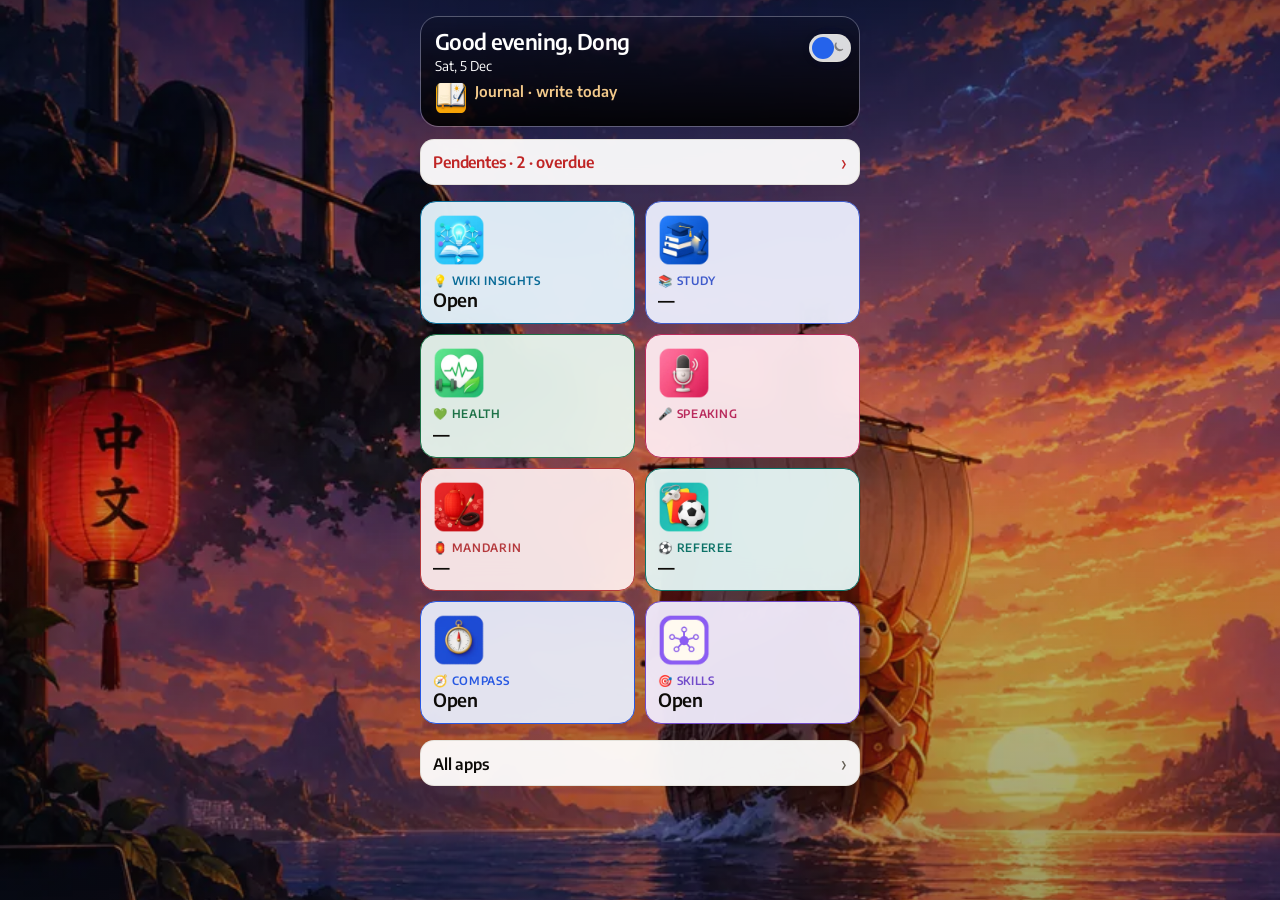
<file: index.html>
<!DOCTYPE html>
<html lang="en">
<head>
  <meta charset="UTF-8" />
  <meta name="viewport" content="width=device-width, initial-scale=1.0, viewport-fit=cover" />
  <meta name="theme-color" content="#021037" data-dong-theme-fixed />
  <title>Dong apps</title>
  <link rel="manifest" href="/manifest.json" />
  <link rel="icon" href="/icons/favicon-32.png" type="image/png" sizes="32x32" />
  <link rel="icon" href="/icons/favicon-16.png" type="image/png" sizes="16x16" />
  <link rel="apple-touch-icon" href="/icons/apple-touch-icon.png" sizes="180x180" />
  <link href="https://fonts.googleapis.com/css2?family=Encode+Sans:wght@400;600&display=swap" rel="stylesheet" />
  <link rel="stylesheet" href="dong-ui/theme.css?v=5" />
  <link rel="stylesheet" href="styles.css?v=26" />
  <style>
    .boot {
      position: fixed;
      inset: 0;
      z-index: 10000;
      display: grid;
      place-items: center;
      background: #021037;
      pointer-events: none;
    }
    .boot svg { width: 112px; height: 112px; display: block; }
    .boot.is-out { animation: boot-fade 600ms linear forwards; }
    @keyframes boot-fade {
      0% { opacity: 1; }
      40% { opacity: 1; }
      100% { opacity: 0; visibility: hidden; }
    }
    @media not all and (display-mode: standalone), (prefers-reduced-motion: reduce) {
      .boot { display: none; }
    }
  </style>
  <script src="dong-ui/theme.js?v=6"></script>
</head>
<body>
  <div class="boot" aria-hidden="true">
    <svg xmlns="http://www.w3.org/2000/svg" viewBox="0 0 512 512" width="112" height="112" aria-hidden="true">
      <rect width="512" height="512" fill="#021037"/>
      <rect x="48" y="48" width="176" height="176" rx="56" fill="#F2A93B"/>
      <rect x="288" y="48" width="176" height="176" rx="56" fill="#4C6EF5"/>
      <rect x="48" y="288" width="176" height="176" rx="56" fill="#2FB872"/>
      <rect x="288" y="288" width="176" height="176" rx="56" fill="#8B5CF6"/>
    </svg>
  </div>
  <main>
    <div class="greet">
      <a class="journal-card" id="journal-card" href="/journal/" data-area="journal">
        <img class="greet-banner" src="assets/art/banner.webp" alt="" width="1200" height="400" />
        <div class="greet-shade" aria-hidden="true"></div>
        <div class="greet-text">
          <h1 id="greet-title"><span id="greet-hello">Good morning</span>, Dong</h1>
          <p class="greet-meta">
            <span id="today-date"></span>
            <span id="today-weather" class="greet-weather" hidden></span>
          </p>
          <span class="journal-row">
            <img class="journal-art" src="assets/art/journal.webp" alt="" width="32" height="32" decoding="async" />
            <span class="journal-line" id="journal-line">Journal · write today</span>
          </span>
        </div>
      </a>
      <button type="button" data-dong-theme-toggle aria-label="Toggle color theme"></button>
    </div>

    <div id="missions" class="missions" hidden aria-label="Pendentes"></div>

    <nav class="tiles" aria-label="Main apps">
      <a class="tile" data-tile="wiki-insights" href="/wiki-flashcards/insights/" data-area="wiki-insights">
        <img class="tile-art" src="assets/art/wiki-insights.webp" alt="" width="52" height="52" loading="lazy" decoding="async" />
        <span class="tile-copy">
          <span class="tile-name"><span class="row-emoji" aria-hidden="true">💡</span>Wiki Insights</span>
          <span class="tile-count">Open</span>
        </span>
      </a>
      <a class="tile" data-tile="study" href="/wiki-flashcards/" data-area="study">
        <img class="tile-art" src="assets/art/study.webp" alt="" width="52" height="52" loading="lazy" decoding="async" />
        <span class="tile-copy">
          <span class="tile-name"><span class="row-emoji" aria-hidden="true">📚</span>Study</span>
          <span class="tile-count">—</span>
        </span>
      </a>
      <a class="tile" data-tile="health" href="/health/" data-area="health">
        <img class="tile-art" src="assets/art/health.webp" alt="" width="52" height="52" loading="lazy" decoding="async" />
        <span class="tile-copy">
          <span class="tile-name"><span class="row-emoji" aria-hidden="true">💚</span>Health</span>
          <span class="tile-count">—</span>
        </span>
      </a>
      <a class="tile" data-tile="speaking" href="https://dong-xuyong.github.io/speaking-analysis/" data-area="speaking">
        <img class="tile-art" src="assets/art/speaking.webp" alt="" width="52" height="52" loading="lazy" decoding="async" />
        <span class="tile-copy">
          <span class="tile-name"><span class="row-emoji" aria-hidden="true">🎤</span>Speaking</span>
        </span>
      </a>
      <a class="tile" data-tile="mandarin" href="/chinese-library/" data-area="mandarin">
        <img class="tile-art" src="assets/art/mandarin.webp" alt="" width="52" height="52" loading="lazy" decoding="async" />
        <span class="tile-copy">
          <span class="tile-name"><span class="row-emoji" aria-hidden="true">🏮</span>Mandarin</span>
          <span class="tile-count">—</span>
        </span>
      </a>
      <a class="tile" data-tile="referee" href="/referee-games/" data-area="referee">
        <img class="tile-art" src="assets/art/referee.webp" alt="" width="52" height="52" loading="lazy" decoding="async" />
        <span class="tile-copy">
          <span class="tile-name"><span class="row-emoji" aria-hidden="true">⚽</span>Referee</span>
          <span class="tile-count">—</span>
        </span>
      </a>
      <a class="tile" data-tile="compass" href="/compass/" data-area="compass">
        <img class="tile-art" src="assets/art/compass.webp" alt="" width="52" height="52" loading="lazy" decoding="async" />
        <span class="tile-copy">
          <span class="tile-name"><span class="row-emoji" aria-hidden="true">🧭</span>Compass</span>
          <span class="tile-count">Open</span>
        </span>
      </a>
      <a class="tile" data-tile="skills" href="/skills/" data-area="skills">
        <img class="tile-art" src="assets/art/skills.webp" alt="" width="52" height="52" loading="lazy" decoding="async" />
        <span class="tile-copy">
          <span class="tile-name"><span class="row-emoji" aria-hidden="true">🎯</span>Skills</span>
          <span class="tile-count">Open</span>
        </span>
      </a>
    </nav>

    <details class="all-apps sheet">
      <summary><span class="row-label">All apps</span></summary>
      <nav aria-label="All apps">
        <section data-area="study">
          <h2>Study</h2>
          <a data-area="study" href="/wiki-flashcards/"><span class="row-emoji" aria-hidden="true">📚</span>Cards</a>
          <a data-area="study" href="/wiki-flashcards/#/aws"><span class="row-emoji" aria-hidden="true">📚</span>AWS</a>
          <a data-area="wiki-insights" href="/wiki-flashcards/insights/"><span class="row-emoji" aria-hidden="true">💡</span>Insights</a>
        </section>
        <section data-area="health">
          <h2>Health</h2>
          <a data-area="health" href="/health/"><span class="row-emoji" aria-hidden="true">💚</span>Health</a>
          <a data-area="health" href="/health/training/"><span class="row-emoji" aria-hidden="true">💚</span>Training</a>
          <a data-area="health" href="/health/nutrition/"><span class="row-emoji" aria-hidden="true">💚</span>Nutrition</a>
        </section>
        <section data-area="career">
          <h2>Career</h2>
          <a data-area="career" href="/career/"><span class="row-emoji" aria-hidden="true">💼</span>Pipeline</a>
          <a data-area="career" href="/speaking-analysis/"><span class="row-emoji" aria-hidden="true">💼</span>Speaking Coach</a>
          <a data-area="career" href="/job-hunt/"><span class="row-emoji" aria-hidden="true">💼</span>GenAI Job Shortlist</a>
          <a data-area="career" href="/Resume/"><span class="row-emoji" aria-hidden="true">💼</span>Resume</a>
        </section>
        <section data-area="daily">
          <h2>Daily</h2>
          <a data-area="journal" href="/journal/"><span class="row-emoji" aria-hidden="true">📖</span>Journal &amp; Reviews</a>
          <a data-area="journal" href="/mirror/"><span class="row-emoji" aria-hidden="true">📖</span>News</a>
          <a data-area="mandarin" href="/chinese-library/"><span class="row-emoji" aria-hidden="true">🏮</span>Mandarin Vocabulary</a>
          <a href="/piano/"><span class="row-emoji" aria-hidden="true">🎹</span>Piano Practice</a>
          <a data-area="study" href="/thesis/"><span class="row-emoji" aria-hidden="true">📚</span>Thesis Tracker</a>
          <a data-area="compass" href="/compass/"><span class="row-emoji" aria-hidden="true">🧭</span>Compass</a>
          <a data-area="skills" href="/skills/"><span class="row-emoji" aria-hidden="true">🎯</span>Skills</a>
        </section>
        <section data-area="life">
          <h2>Life</h2>
          <a href="/money/"><span class="row-emoji" aria-hidden="true">💰</span>Money</a>
          <a href="/crew-log/"><span class="row-emoji" aria-hidden="true">⚓</span>Crew Log</a>
          <a data-area="referee" href="/referee-games/"><span class="row-emoji" aria-hidden="true">⚽</span>Referee Games</a>
          <a href="/roadmap/"><span class="row-emoji" aria-hidden="true">🗺️</span>Roadmap</a>
        </section>
        <section data-area="reference">
          <h2>Reference</h2>
          <a href="/last30days-archive/"><span class="row-emoji" aria-hidden="true">🔎</span>Research Archive</a>
          <a data-area="referee" href="/afbraga-flashcards/"><span class="row-emoji" aria-hidden="true">⚽</span>AF Braga Referee Study</a>
          <a data-area="study" href="/wiki-library/"><span class="row-emoji" aria-hidden="true">📚</span>Wiki Bookshelf</a>
          <a data-area="study" href="/law-wiki/"><span class="row-emoji" aria-hidden="true">📚</span>Legal Research Wiki</a>
        </section>
      </nav>
    </details>
  </main>
  <script src="dong-ui/gh-sync.js?v=1"></script>
  <script src="hub.js?v=21"></script>
  <script>
    (function () {
      var el = document.querySelector(".boot");
      if (!el) return;
      if (!window.matchMedia("(display-mode: standalone)").matches ||
          window.matchMedia("(prefers-reduced-motion: reduce)").matches) {
        el.remove();
        return;
      }
      requestAnimationFrame(function () {
        requestAnimationFrame(function () {
          el.classList.add("is-out");
          el.addEventListener("animationend", function () { el.remove(); });
        });
      });
    })();
  </script>
</body>
</html>
</file>
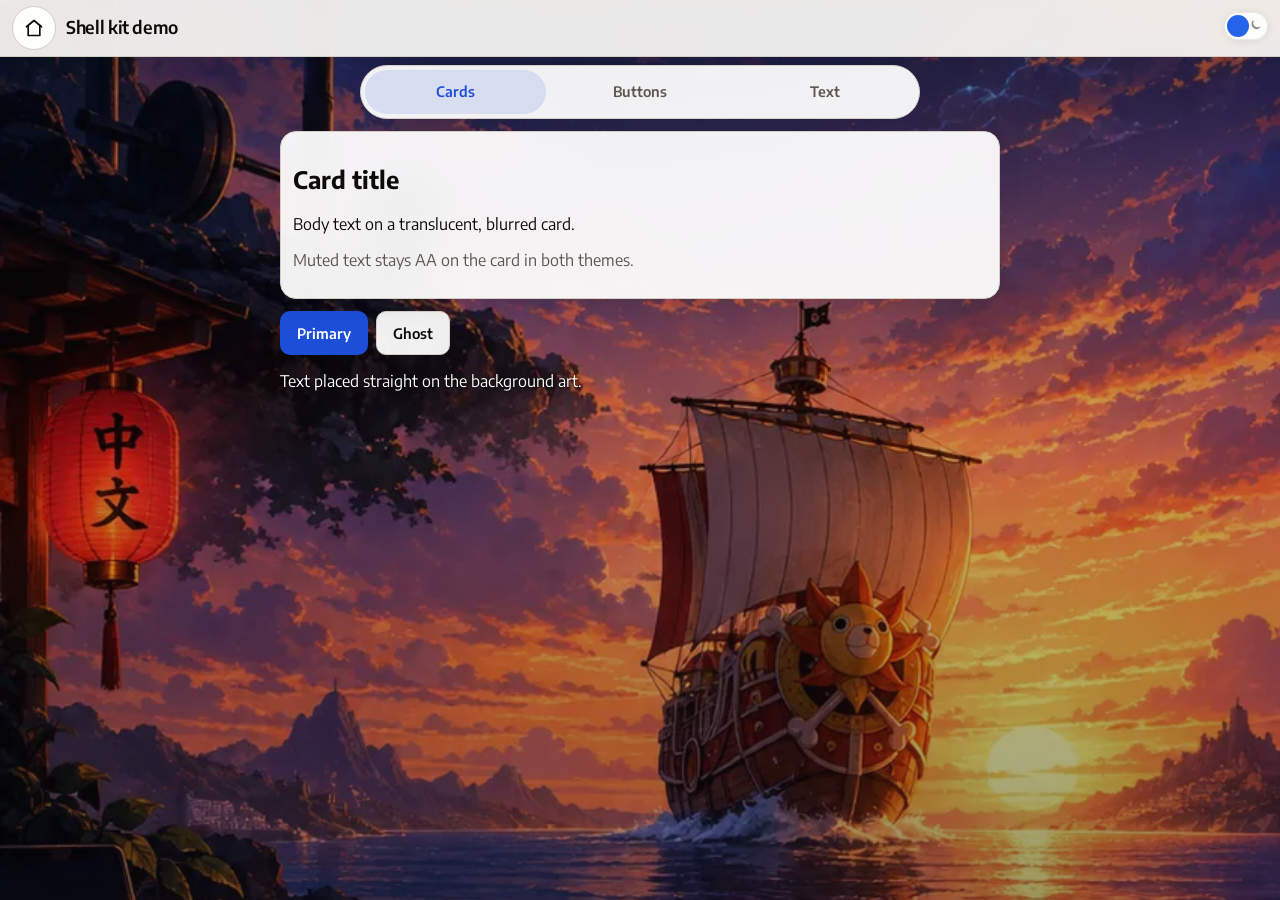
<file: ui/demo.html>
<!DOCTYPE html>
<html lang="en">
<head>
  <meta charset="UTF-8" />
  <meta name="viewport" content="width=device-width, initial-scale=1.0, viewport-fit=cover" />
  <title>Shell kit demo</title>
  <link href="https://fonts.googleapis.com/css2?family=Encode+Sans:wght@400;500;600;700&display=swap" rel="stylesheet" />
  <link rel="stylesheet" href="/dong-ui/theme.css?v=5" />
  <link rel="stylesheet" href="/ui/shell.css?v=1" />
  <script src="/dong-ui/theme.js"></script>
</head>
<body class="dx">
  <header class="dx-header">
    <a class="dx-home" href="/" aria-label="Home">
      <svg viewBox="0 0 24 24" fill="none" stroke="currentColor" stroke-width="2" stroke-linecap="round" stroke-linejoin="round" aria-hidden="true"><path d="M3 10.5 12 3l9 7.5"/><path d="M5 9.5V21h14V9.5"/></svg>
    </a>
    <h1 class="dx-title">Shell kit demo</h1>
    <div class="dx-actions">
      <button type="button" data-dong-theme-toggle aria-label="Toggle color theme"></button>
    </div>
  </header>
  <nav class="dx-tabs" aria-label="Demo sections">
    <a class="dx-tab" href="/ui/demo.html" aria-current="page">Cards</a>
    <a class="dx-tab" href="/ui/demo.html#buttons">Buttons</a>
    <a class="dx-tab" href="/ui/demo.html#text">Text</a>
  </nav>
  <main class="dx-main">
    <section class="dx-card">
      <h2>Card title</h2>
      <p>Body text on a translucent, blurred card.</p>
      <p class="dx-muted">Muted text stays AA on the card in both themes.</p>
    </section>
    <p id="buttons" style="display:flex;gap:8px;flex-wrap:wrap;margin-top:12px">
      <a class="dx-btn" href="/">Primary</a>
      <button type="button" class="dx-btn dx-btn--ghost">Ghost</button>
    </p>
    <p id="text" class="dx-on-bg">Text placed straight on the background art.</p>
  </main>
</body>
</html>
</file>
<file: dong-ui/theme.css>
/**
 * dong-ui — CloudCLI-inspired design tokens (original reimplementation).
 * Light: warm cream. Dark: near-black. Toggle via html.dark + theme.js.
 */

:root {
  --background: 44 22% 96%;
  --foreground: 36 25% 4%;
  --card: 0 0% 100%;
  --card-foreground: 36 25% 4%;
  --popover: 0 0% 100%;
  --popover-foreground: 36 25% 4%;
  --primary: 221.2 83.2% 53.3%;
  --primary-foreground: 210 40% 98%;
  --secondary: 44 15% 91%;
  --secondary-foreground: 36 15% 18%;
  --muted: 44 15% 91%;
  --muted-foreground: 40 8% 36%;
  --accent: 44 15% 91%;
  --accent-foreground: 36 15% 18%;
  --destructive: 0 84.2% 60.2%;
  --destructive-foreground: 210 40% 98%;
  --border: 44 14% 87%;
  --input: 44 14% 87%;
  --ring: 221.2 83.2% 53.3%;
  --radius: 0.5rem;

  --bg-hex: #f6f4ef;
  --fg-hex: #0d0b08;
  --card-hex: #ffffff;
  --primary-hex: #2563eb;
  --muted-hex: #ebeae5;
  --muted-fg-hex: #5c574f;
  --border-hex: #e2e0d9;
  --theme-color: #f6f4ef;

  --nav-glass-bg: 44 22% 96% / 0.7;
  --nav-glass-blur: 20px;
  --nav-glass-saturate: 1.8;

  --font-sans: "Encode Sans", -apple-system, BlinkMacSystemFont, "Segoe UI",
    Roboto, "Helvetica Neue", Arial, sans-serif;
  --app-accent: hsl(var(--primary));

  /* Compatibility aliases for existing app CSS (do not clobber HSL tokens) */
  --bg: hsl(var(--background));
  --bg-deep: hsl(var(--secondary));
  --bg-mid: hsl(var(--secondary));
  --bg-raised: hsl(var(--card));
  --bg-card: hsl(var(--card));
  --bg-elevated: hsl(var(--secondary));
  --ink: hsl(var(--foreground));
  --text: hsl(var(--foreground));
  --text-dim: hsl(var(--muted-foreground));
  --text-mute: hsl(var(--muted-foreground));
  --muted-text: hsl(var(--muted-foreground));
  --line: hsl(var(--border));
  --surface: hsl(var(--card) / 0.85);
  --font-body: var(--font-sans);
  --font-ui: var(--font-sans);
  --font-display: var(--font-sans);

  color-scheme: light;
}

html.dark {
  --background: 0 0% 8%;
  --foreground: 40 8% 93%;
  --card: 0 0% 12%;
  --card-foreground: 40 8% 93%;
  --popover: 0 0% 12%;
  --popover-foreground: 40 8% 93%;
  --primary: 217.2 91.2% 59.8%;
  --primary-foreground: 0 0% 8%;
  --secondary: 0 0% 17%;
  --secondary-foreground: 40 8% 93%;
  --muted: 0 0% 17%;
  --muted-foreground: 0 0% 72%;
  --accent: 0 0% 17%;
  --accent-foreground: 40 8% 93%;
  --destructive: 0 62.8% 30.6%;
  --destructive-foreground: 40 8% 93%;
  --border: 0 0% 17%;
  --input: 0 0% 23%;
  --ring: 217.2 91.2% 59.8%;

  --bg-hex: #141414;
  --fg-hex: #efeeec;
  --card-hex: #1f1f1f;
  --primary-hex: #3b82f6;
  --muted-hex: #2b2b2b;
  --muted-fg-hex: #b8b8b8;
  --border-hex: #2b2b2b;
  --theme-color: #141414;

  --nav-glass-bg: 0 0% 12% / 0.55;
  --nav-glass-blur: 24px;
  --nav-glass-saturate: 1.6;

  --bg: hsl(var(--background));
  --bg-deep: hsl(0 0% 6%);
  --bg-mid: hsl(var(--secondary));
  --bg-raised: hsl(var(--card));
  --bg-card: hsl(var(--card));
  --bg-elevated: hsl(var(--secondary));
  --ink: hsl(var(--foreground));
  --text: hsl(var(--foreground));
  --text-dim: hsl(var(--muted-foreground));
  --text-mute: hsl(var(--muted-foreground));
  --muted-text: hsl(var(--muted-foreground));
  --line: hsl(var(--border));
  --surface: hsl(var(--card) / 0.9);

  color-scheme: dark;
}

*,
*::before,
*::after {
  box-sizing: border-box;
}

html {
  -webkit-text-size-adjust: 100%;
}

body {
  margin: 0;
  min-height: 100vh;
  font-family: var(--font-sans);
  color: hsl(var(--foreground));
  background: hsl(var(--background));
  -webkit-font-smoothing: antialiased;
  -moz-osx-font-smoothing: grayscale;
}

body,
div,
section,
article,
aside,
header,
footer,
nav,
main,
h1,
h2,
h3,
h4,
h5,
h6,
p,
span,
ul,
ol,
li,
table,
tr,
td,
th,
form,
label {
  transition: background-color 200ms ease-in-out, border-color 200ms ease-in-out,
    color 200ms ease-in-out;
}

@media (prefers-reduced-motion: reduce) {
  *,
  *::before,
  *::after {
    animation-duration: 0.01ms !important;
    animation-iteration-count: 1 !important;
    transition-duration: 0.01ms !important;
  }
}

.nav-glass {
  background: hsl(var(--nav-glass-bg));
  backdrop-filter: blur(var(--nav-glass-blur)) saturate(var(--nav-glass-saturate));
  -webkit-backdrop-filter: blur(var(--nav-glass-blur))
    saturate(var(--nav-glass-saturate));
}

.ui-card {
  background: hsl(var(--card));
  color: hsl(var(--card-foreground));
  border: 1px solid hsl(var(--border) / 0.7);
  border-radius: calc(var(--radius) + 4px);
  box-shadow: 0 1px 2px hsl(0 0% 0% / 0.04);
}

.ui-btn {
  display: inline-flex;
  align-items: center;
  justify-content: center;
  gap: 0.4rem;
  height: 2.5rem;
  padding: 0 1rem;
  border-radius: var(--radius);
  border: 1px solid transparent;
  font-family: var(--font-sans);
  font-size: 0.875rem;
  font-weight: 500;
  cursor: pointer;
  background: hsl(var(--primary));
  color: hsl(var(--primary-foreground));
  transition: background-color 150ms ease, border-color 150ms ease,
    transform 100ms ease;
}

.ui-btn:hover {
  filter: brightness(1.05);
}

.ui-btn:focus-visible {
  outline: none;
  box-shadow: 0 0 0 3px hsl(var(--ring) / 0.35);
}

.ui-btn-ghost {
  background: hsl(var(--secondary));
  color: hsl(var(--secondary-foreground));
  border-color: hsl(var(--border) / 0.6);
}

.dong-theme-toggle {
  position: fixed;
  top: max(0.75rem, env(safe-area-inset-top));
  right: max(0.75rem, env(safe-area-inset-right));
  z-index: 1000;
  display: inline-flex;
  align-items: center;
  justify-content: center;
  width: 2.75rem;
  height: 1.75rem;
  padding: 0;
  border: 1px solid hsl(var(--border) / 0.7);
  border-radius: 999px;
  background: hsl(var(--card) / 0.85);
  backdrop-filter: blur(12px) saturate(1.4);
  -webkit-backdrop-filter: blur(12px) saturate(1.4);
  color: hsl(var(--foreground));
  cursor: pointer;
  box-shadow: 0 1px 8px hsl(0 0% 0% / 0.08);
}

.dong-theme-toggle:focus-visible {
  outline: none;
  box-shadow: 0 0 0 3px hsl(var(--ring) / 0.35);
}

.dong-theme-toggle__track {
  position: relative;
  width: 100%;
  height: 100%;
  display: flex;
  align-items: center;
  justify-content: space-between;
  padding: 0 0.35rem;
}

.dong-theme-toggle__icon {
  width: 0.85rem;
  height: 0.85rem;
  opacity: 0.45;
}

.dong-theme-toggle__icon.is-active {
  opacity: 1;
  color: hsl(var(--primary));
}

.dong-theme-toggle__knob {
  position: absolute;
  top: 2px;
  left: 2px;
  width: calc(1.75rem - 6px);
  height: calc(1.75rem - 6px);
  border-radius: 999px;
  background: hsl(var(--primary));
  transition: transform 180ms cubic-bezier(0.4, 0, 0.2, 1);
  pointer-events: none;
}

html.dark .dong-theme-toggle__knob {
  transform: translateX(1rem);
}

.dong-topbar {
  position: sticky;
  top: 0;
  z-index: 50;
  display: flex;
  align-items: center;
  justify-content: space-between;
  gap: 0.75rem;
  min-height: 3rem;
  padding: 0.5rem 1rem;
  padding-top: max(0.5rem, env(safe-area-inset-top));
  border-bottom: 1px solid hsl(var(--border) / 0.5);
}

.dong-topbar .dong-theme-toggle {
  position: static;
}
</file>
<file: styles.css>
/* Accents from assets/art/palette.json. Ink is the same hue, shifted so
   header, pill, and tile-label text stays at least AA on both themes. */
:root {
  --area-journal: #F2A93B;
  --area-study: #4C6EF5;
  --area-health: #2FB872;
  --area-career: #8B5CF6;
  --area-mandarin: #E5484D;
  --area-referee: #14B8A6;
  --area-wiki-insights: #0EA5E9;
  --area-speaking: #F24B86;
  --area-compass: #1D4ED8;
  --area-skills: #8B5CF6;

  --area-journal-ink: #855D20;
  --area-study-ink: #3F5BCB;
  --area-health-ink: #1D7247;
  --area-career-ink: #724BCA;
  --area-mandarin-ink: #B5393D;
  --area-referee-ink: #0C7267;
  --area-wiki-insights-ink: #096B97;
  --area-speaking-ink: #B92A5C;
  --area-compass-ink: #2758E2;
  --area-skills-ink: #724BCA;
  --soon-ink: #c02626;
}

html.dark {
  --area-journal-ink: #F2A93B;
  --area-study-ink: #829AF8;
  --area-health-ink: #2FB872;
  --area-career-ink: #AE8DF9;
  --area-mandarin-ink: #ED7F82;
  --area-referee-ink: #14B8A6;
  --area-wiki-insights-ink: #18A9EA;
  --area-speaking-ink: #E87EA3;
  --area-compass-ink: #7F9CEE;
  --area-skills-ink: #AE8DF9;
  --soon-ink: #f87171;
}

[data-area="journal"] {
  --area: var(--area-journal);
  --area-ink: var(--area-journal-ink);
}

[data-area="study"] {
  --area: var(--area-study);
  --area-ink: var(--area-study-ink);
}

[data-area="health"] {
  --area: var(--area-health);
  --area-ink: var(--area-health-ink);
}

[data-area="career"] {
  --area: var(--area-career);
  --area-ink: var(--area-career-ink);
}

[data-area="mandarin"] {
  --area: var(--area-mandarin);
  --area-ink: var(--area-mandarin-ink);
}

[data-area="referee"] {
  --area: var(--area-referee);
  --area-ink: var(--area-referee-ink);
}

[data-area="wiki-insights"] {
  --area: var(--area-wiki-insights);
  --area-ink: var(--area-wiki-insights-ink);
}

[data-area="speaking"] {
  --area: var(--area-speaking);
  --area-ink: var(--area-speaking-ink);
}

[data-area="compass"] {
  --area: var(--area-compass);
  --area-ink: var(--area-compass-ink);
}

[data-area="skills"] {
  --area: var(--area-skills);
  --area-ink: var(--area-skills-ink);
}

/* Full-page art. position:fixed on a pseudo-element, not
   background-attachment:fixed, which iOS Safari ignores or jitters. */
html {
  background-color: hsl(var(--background));
}

body {
  background-color: transparent;
  isolation: isolate;
}

body::before,
body::after {
  content: "";
  position: fixed;
  inset: 0;
  pointer-events: none;
}

body::before {
  z-index: -2;
  background-image: url("assets/art/bg.webp");
  background-repeat: no-repeat;
  background-size: cover;
  background-position: center;
}

body::after {
  z-index: -1;
  background: linear-gradient(
    180deg,
    hsl(230 42% 6% / 0.5) 0%,
    hsl(230 36% 8% / 0.28) 20%,
    hsl(18 45% 8% / 0.22) 50%,
    hsl(230 36% 6% / 0.4) 100%
  );
}

html.dark body::after {
  background: linear-gradient(
    180deg,
    hsl(230 42% 3% / 0.62) 0%,
    hsl(230 36% 3% / 0.4) 22%,
    hsl(18 32% 3% / 0.32) 54%,
    hsl(230 36% 2% / 0.52) 100%
  );
}

main {
  width: min(440px, calc(100% - 32px));
  margin: 0 auto;
  padding: calc(16px + env(safe-area-inset-top)) 0 calc(32px + env(safe-area-inset-bottom));
}

a {
  color: inherit;
  text-decoration: none;
}

h1,
h2,
h3,
p {
  margin: 0;
}

.greet {
  position: relative;
  border-radius: 18px;
  background: transparent;
}

.greet-banner {
  position: absolute;
  inset: 0;
  z-index: 0;
  display: none;
  width: 100%;
  height: 100%;
  object-fit: cover;
  object-position: center;
}

.greet-shade {
  position: absolute;
  inset: 0;
  z-index: 1;
  border-radius: inherit;
  background: linear-gradient(
    180deg,
    hsl(0 0% 0% / 0.18) 0%,
    hsl(0 0% 0% / 0.55) 36%,
    hsl(0 0% 0% / 0.9) 100%
  );
}

.greet-text {
  position: relative;
  z-index: 2;
  display: block;
  min-width: 0;
}

.greet h1 {
  font-size: 1.35rem;
  font-weight: 600;
  letter-spacing: -0.03em;
  line-height: 1.2;
  white-space: nowrap;
  overflow: hidden;
  text-overflow: ellipsis;
  color: #fff;
}

.greet p {
  margin-top: 2px;
  color: #fff;
  font-size: 0.84rem;
}

.greet-meta {
  display: flex;
  align-items: baseline;
  gap: 0.4rem;
  min-width: 0;
  margin-top: 2px;
}

#today-date {
  flex: none;
}

/* The greeting shade is dark in both themes. #b8b8b8 is the shell kit's
   muted ink on dark (--dx-muted); the light muted ink fails contrast here. */
.greet .greet-weather {
  margin-top: 0;
  min-width: 0;
  flex: 1 1 auto;
  color: #b8b8b8;
  font-size: 0.84rem;
  font-weight: 400;
  line-height: 1.2;
  white-space: nowrap;
  overflow: hidden;
  text-overflow: ellipsis;
}

.greet .greet-weather:not([hidden])::before {
  content: "· ";
}

.greet .dong-theme-toggle {
  position: absolute;
  top: 10px;
  right: 8px;
  z-index: 3;
  flex: none;
  width: 44px;
  height: 44px;
  background: transparent;
  border-color: transparent;
  box-shadow: none;
  color: hsl(var(--foreground));
}

.greet .dong-theme-toggle__track {
  position: absolute;
  left: 0;
  width: 100%;
  height: 1.75rem;
  top: 50%;
  transform: translateY(-50%);
  border: 1px solid hsl(var(--border) / 0.7);
  border-radius: 999px;
  background: hsl(var(--card) / 0.85);
  box-shadow: 0 1px 8px hsl(0 0% 0% / 0.08);
}

.journal-card {
  position: relative;
  z-index: 2;
  display: block;
  min-height: 44px;
  padding: 12px 58px 12px 14px;
  border-radius: 18px;
  overflow: hidden;
  border: 1px solid hsl(0 0% 100% / 0.28);
  color: #fff;
  min-width: 0;
  cursor: pointer;
}

.journal-row {
  display: flex;
  align-items: flex-start;
  gap: 8px;
  margin-top: 8px;
  min-width: 0;
  background: transparent;
  color: #f2c98a;
}

.journal-art {
  width: 32px;
  height: 32px;
  flex: none;
  object-fit: contain;
}

.journal-line {
  flex: 1 1 auto;
  min-width: 0;
  color: inherit;
  font-size: 0.92rem;
  font-weight: 600;
  line-height: 1.35;
  white-space: pre-wrap;
  overflow-wrap: break-word;
}

.row-label {
  font-size: 0.98rem;
  font-weight: 600;
  letter-spacing: -0.01em;
  line-height: 1.25;
}

.row-emoji {
  display: inline-block;
  margin-right: 0.35em;
  font-style: normal;
  line-height: 1;
}

.line .row-label,
.wiki-due .row-label,
summary .row-label {
  flex: 1 1 auto;
  min-width: 0;
  white-space: nowrap;
  overflow: hidden;
  text-overflow: ellipsis;
}

.badge {
  flex: none;
  min-width: 2.6rem;
  padding: 3px 8px;
  border-radius: 999px;
  background: hsl(var(--primary) / 0.12);
  color: #1558ea;
  font-size: 0.72rem;
  font-weight: 600;
  text-align: center;
  letter-spacing: 0.01em;
  white-space: nowrap;
}

html.dark .badge {
  color: #6da2f8;
}

.badge[data-area] {
  color: var(--area-ink, #1558ea);
  background: color-mix(in srgb, var(--area, hsl(var(--primary))) 10%, transparent);
}

html.dark .badge[data-area] {
  color: var(--area-ink, #6da2f8);
}

.badge-soon,
.badge.badge-soon,
html.dark .badge.badge-soon {
  background: hsl(var(--destructive) / 0.12);
  color: var(--soon-ink);
}

.bundle {
  margin-top: 12px;
}

.bundle[hidden] {
  display: none;
}

.alerts {
  display: flex;
  flex-direction: column;
  gap: 8px;
}

.missions {
  margin-top: 12px;
}

.bundle > .alerts,
.bundle > .missions {
  padding: 0 8px 8px;
}

.alerts:empty,
.missions:empty,
.missions[hidden] {
  display: none;
  margin-top: 0;
  padding: 0;
}

.sheet {
  background: hsl(var(--card) / 0.94);
  border: 1px solid hsl(var(--border) / 0.85);
  border-radius: 14px;
  -webkit-backdrop-filter: blur(16px);
  backdrop-filter: blur(16px);
}

.alert-group summary,
.missions-details summary,
.bundle > summary,
.all-apps summary {
  display: flex;
  align-items: center;
  gap: 8px;
  min-height: 44px;
  padding: 0 12px;
  cursor: pointer;
  list-style: none;
}

.alert-group summary::-webkit-details-marker,
.missions-details summary::-webkit-details-marker,
.bundle > summary::-webkit-details-marker,
.all-apps summary::-webkit-details-marker {
  display: none;
}

.alert-group summary::marker,
.missions-details summary::marker,
.bundle > summary::marker,
.all-apps summary::marker {
  content: "";
}

.alert-group summary::after,
.missions-details summary::after,
.bundle > summary::after,
.all-apps summary::after {
  content: "›";
  flex: none;
  color: var(--muted-text);
  font-size: 1.25rem;
  font-weight: 400;
  line-height: 1;
}

.alert-group[open] > summary::after,
.missions-details[open] > summary::after,
.bundle[open] > summary::after,
.all-apps[open] > summary::after {
  content: "˅";
}

summary.is-soon,
summary.is-soon::after {
  color: var(--soon-ink);
}

.area-label,
.all-apps h2 {
  margin: 0;
  padding: 10px 12px 2px;
  font-size: 0.72rem;
  font-weight: 600;
  letter-spacing: 0.08em;
  text-transform: uppercase;
  color: var(--area-ink, var(--muted-text));
}

.alert-group[data-area] > summary .row-label {
  color: var(--area-ink, inherit);
}

.alert-group:is([data-area="journal"], [data-area="study"], [data-area="health"], [data-area="career"], [data-area="mandarin"], [data-area="referee"], [data-area="wiki-insights"]) > summary .row-label::before,
:is([data-area="journal"], [data-area="study"], [data-area="health"], [data-area="career"], [data-area="mandarin"], [data-area="referee"], [data-area="wiki-insights"]) > .area-label::before,
.all-apps :is([data-area="journal"], [data-area="study"], [data-area="health"], [data-area="career"], [data-area="mandarin"], [data-area="referee"], [data-area="wiki-insights"]) > h2::before {
  content: "";
  display: inline-block;
  width: 0.5rem;
  height: 0.5rem;
  margin-right: 0.4rem;
  border-radius: 999px;
  background: var(--area);
  box-shadow: inset 0 0 0 1px var(--area-ink);
  vertical-align: 0;
}

.line-list {
  list-style: none;
  margin: 0;
  padding: 0;
}

.line,
.all-apps a {
  display: flex;
  align-items: center;
  gap: 10px;
  min-height: 44px;
  padding: 0 12px;
  border-top: 1px solid hsl(var(--border) / 0.75);
  font-size: 0.95rem;
  font-weight: 600;
}

.all-apps {
  margin-top: 16px;
}

.all-apps a {
  display: block;
  line-height: 44px;
  white-space: nowrap;
  overflow: hidden;
  text-overflow: ellipsis;
}

.tiles {
  display: grid;
  grid-template-columns: 1fr 1fr;
  gap: 10px;
  margin-top: 16px;
}

.tile {
  display: flex;
  flex-direction: column;
  align-items: flex-start;
  justify-content: center;
  gap: 8px;
  min-height: 72px;
  padding: 12px;
  border-radius: 16px;
  background: hsl(var(--card) / 0.94);
  border: 1px solid hsl(var(--border) / 0.85);
  min-width: 0;
  -webkit-backdrop-filter: blur(16px);
  backdrop-filter: blur(16px);
}

.tile[data-area] {
  border-color: var(--area-ink);
  background: color-mix(in srgb, var(--area) 10%, hsl(var(--card) / 0.94));
}

/* No session count, so the icon and label stay aligned with the counted tiles. */
.tile[data-tile="speaking"] {
  justify-content: flex-start;
}

.tile-art {
  width: 52px;
  height: 52px;
  flex: none;
  object-fit: contain;
}

.tile-copy {
  min-width: 0;
  width: 100%;
}

.tile-name {
  display: block;
  font-size: 0.72rem;
  font-weight: 600;
  letter-spacing: 0.06em;
  text-transform: uppercase;
  color: var(--muted-text);
  line-height: 1.25;
}

.tile[data-area] .tile-name {
  color: var(--area-ink);
}

.tile-count {
  font-size: 1.15rem;
  font-weight: 600;
  letter-spacing: -0.02em;
  white-space: nowrap;
  overflow: hidden;
  text-overflow: ellipsis;
}

.journal-card:focus-visible,
.tile:focus-visible,
.line:focus-visible,
.all-apps a:focus-visible,
summary:focus-visible,
.greet .dong-theme-toggle:focus-visible {
  outline: 2px solid hsl(var(--primary));
  outline-offset: 3px;
}

.journal-card:active,
.tile:active,
.line:active,
.all-apps a:active {
  transform: scale(0.99);
}

@media (min-width: 760px) {
  main {
    width: min(440px, calc(100% - 48px));
  }
}
</file>
<file: ui/shell.css>
/**
 * Dong shell kit — shared look for every app on dong-xuyong.github.io.
 * Opt in with <body class="dx">. Every selector is wrapped in :where() so an
 * app's own rules always win.
 */

/* Theme: html.dark (dong-ui theme.js) or [data-theme="dark"]. With neither
   theme.js (which always sets an inline color-scheme) nor data-theme, the
   system preference decides. */
:root {
  --dx-font: "Encode Sans", -apple-system, BlinkMacSystemFont, "Segoe UI",
    Roboto, "Helvetica Neue", Arial, sans-serif;
  --dx-radius: 16px;
  --dx-radius-sm: 10px;
  --dx-blur: 16px;
  --dx-gap: 12px;
  --dx-on-bg: #ffffff;

  /* Names from kit v1; some apps already use them. */
  --dx-fg: var(--dx-text);
  --dx-primary: var(--dx-accent);
  --dx-primary-fg: var(--dx-accent-fg);
  --dx-primary-soft: var(--dx-accent-soft);
  --dx-ring: var(--dx-accent);
  --dx-bg: #f6f4ef;
  --dx-text: #0d0b08;
  --dx-muted: #5c574f;
  --dx-card: hsl(0 0% 100% / 0.94);
  --dx-card-solid: #ffffff;
  --dx-border: hsl(44 14% 80%);
  --dx-accent: #1d4ed8;
  --dx-accent-fg: #ffffff;
  --dx-accent-soft: hsl(224 76% 48% / 0.12);
  --dx-header: hsl(44 22% 96% / 0.94);
  --dx-shadow: 0 8px 24px hsl(0 0% 0% / 0.08);
  --dx-overlay: linear-gradient(
    180deg,
    hsl(230 42% 6% / 0.5) 0%,
    hsl(230 36% 8% / 0.28) 20%,
    hsl(18 45% 8% / 0.22) 50%,
    hsl(230 36% 6% / 0.4) 100%
  );
}

html.dark,
:root[data-theme="dark"] {
  --dx-bg: #141414;
  --dx-text: #efeeec;
  --dx-muted: #b8b8b8;
  --dx-card: hsl(0 0% 12% / 0.94);
  --dx-card-solid: #1f1f1f;
  --dx-border: hsl(0 0% 26%);
  --dx-accent: #60a5fa;
  --dx-accent-fg: #0d0d0d;
  --dx-accent-soft: hsl(213 94% 68% / 0.16);
  --dx-header: hsl(0 0% 10% / 0.88);
  --dx-shadow: 0 8px 24px hsl(0 0% 0% / 0.35);
  --dx-overlay: linear-gradient(
    180deg,
    hsl(230 42% 3% / 0.62) 0%,
    hsl(230 36% 3% / 0.4) 22%,
    hsl(18 32% 3% / 0.32) 54%,
    hsl(230 36% 2% / 0.52) 100%
  );
}

@media (prefers-color-scheme: dark) {
  :root:not([data-theme]):not([style*="color-scheme"]) {
    --dx-bg: #141414;
    --dx-text: #efeeec;
    --dx-muted: #b8b8b8;
    --dx-card: hsl(0 0% 12% / 0.94);
    --dx-card-solid: #1f1f1f;
    --dx-border: hsl(0 0% 26%);
    --dx-accent: #60a5fa;
    --dx-accent-fg: #0d0d0d;
    --dx-accent-soft: hsl(213 94% 68% / 0.16);
    --dx-header: hsl(0 0% 10% / 0.88);
    --dx-shadow: 0 8px 24px hsl(0 0% 0% / 0.35);
    --dx-overlay: linear-gradient(
      180deg,
      hsl(230 42% 3% / 0.62) 0%,
      hsl(230 36% 3% / 0.4) 22%,
      hsl(18 32% 3% / 0.32) 54%,
      hsl(230 36% 2% / 0.52) 100%
    );
  }
}

/* Full-page art. Fixed pseudo-elements, not background-attachment:fixed,
   which iOS Safari ignores. Apps must not use body::before / body::after. */
:where(html:has(> body.dx)) {
  background-color: var(--dx-bg);
}

:where(body.dx) {
  font-family: var(--dx-font);
  color: var(--dx-text);
  isolation: isolate;
}

/* One class of specificity: dong-ui's body { background } would hide the art. */
body.dx {
  background: transparent;
}

:where(body.dx)::before,
:where(body.dx)::after {
  content: "";
  position: fixed;
  inset: 0;
  pointer-events: none;
}

:where(body.dx)::before {
  z-index: -2;
  background: url("../assets/art/bg.webp") center / cover no-repeat;
}

:where(body.dx)::after {
  z-index: -1;
  background: var(--dx-overlay);
}

/* Header: home button, title, optional actions (theme toggle etc.). */
:where(.dx-header) {
  position: sticky;
  top: 0;
  z-index: 50;
  display: flex;
  align-items: center;
  gap: 10px;
  min-height: 56px;
  padding: 6px max(12px, env(safe-area-inset-right)) 6px max(12px, env(safe-area-inset-left));
  padding-top: max(6px, env(safe-area-inset-top));
  background: var(--dx-header);
  border-bottom: 1px solid var(--dx-border);
  color: var(--dx-text);
  font-family: var(--dx-font);
  -webkit-backdrop-filter: blur(var(--dx-blur)) saturate(1.4);
  backdrop-filter: blur(var(--dx-blur)) saturate(1.4);
}

:where(.dx-home) {
  flex: none;
  display: inline-flex;
  align-items: center;
  justify-content: center;
  width: 44px;
  height: 44px;
  border-radius: 999px;
  color: var(--dx-text);
  background: var(--dx-card);
  border: 1px solid var(--dx-border);
  text-decoration: none;
}

:where(.dx-home) svg {
  width: 20px;
  height: 20px;
}

:where(.dx-title) {
  flex: 1 1 auto;
  min-width: 0;
  margin: 0;
  font-size: 1.1rem;
  font-weight: 600;
  letter-spacing: -0.02em;
  line-height: 1.2;
  white-space: nowrap;
  overflow: hidden;
  text-overflow: ellipsis;
}

:where(.dx-actions) {
  flex: none;
  display: flex;
  align-items: center;
  gap: 8px;
}

:where(.dx-header) :where(.dong-theme-toggle) {
  position: static;
}

/* Suite tabs. .suite-nav is the existing Career/Health/Study markup. */
:where(.dx-tabs, .suite-nav) {
  display: flex;
  gap: 4px;
  width: min(560px, calc(100% - 24px));
  margin: 8px auto 0;
  padding: 4px;
  border-radius: 999px;
  background: var(--dx-card);
  border: 1px solid var(--dx-border);
  overflow-x: auto;
  scrollbar-width: none;
  -webkit-backdrop-filter: blur(var(--dx-blur));
  backdrop-filter: blur(var(--dx-blur));
}

:where(.dx-tab, .dx-tabs > a, .dx-tabs > button, .suite-nav > a) {
  flex: 1 1 0;
  display: flex;
  align-items: center;
  justify-content: center;
  min-height: 44px;
  padding: 0 10px;
  border: 0;
  border-radius: 999px;
  background: transparent;
  color: var(--dx-muted);
  font: 600 0.9rem/1.1 var(--dx-font);
  text-decoration: none;
  white-space: nowrap;
  cursor: pointer;
}

:where(.dx-tab, .dx-tabs > *, .suite-nav > *):where([aria-current="page"], [aria-selected="true"]) {
  background: var(--dx-accent-soft);
  color: var(--dx-accent);
}

/* Cards and buttons. */
:where(.dx-card) {
  padding: var(--dx-gap);
  border-radius: var(--dx-radius);
  background: var(--dx-card);
  border: 1px solid var(--dx-border);
  box-shadow: var(--dx-shadow);
  color: var(--dx-text);
  -webkit-backdrop-filter: blur(var(--dx-blur));
  backdrop-filter: blur(var(--dx-blur));
}

:where(.dx-btn) {
  display: inline-flex;
  align-items: center;
  justify-content: center;
  gap: 6px;
  min-height: 44px;
  padding: 0 16px;
  border: 1px solid transparent;
  border-radius: var(--dx-radius-sm);
  background: var(--dx-accent);
  color: var(--dx-accent-fg);
  font: 600 0.9rem/1 var(--dx-font);
  text-decoration: none;
  cursor: pointer;
}

:where(.dx-btn--ghost) {
  background: var(--dx-card);
  color: var(--dx-text);
  border-color: var(--dx-border);
}

:where(.dx-muted) {
  color: var(--dx-muted);
}

/* Text placed straight on the art (outside a card). */
:where(.dx-on-bg) {
  color: var(--dx-on-bg);
  text-shadow: 0 1px 2px hsl(0 0% 0% / 0.85), 0 0 12px hsl(0 0% 0% / 0.6);
}

:where(.dx-main) {
  width: min(720px, calc(100% - 24px));
  margin: 0 auto;
  padding: var(--dx-gap) 0 calc(32px + env(safe-area-inset-bottom));
}

:where(.dx-home, .dx-btn, .dx-tab, .dx-tabs > *, .suite-nav > *):focus-visible {
  outline: 2px solid var(--dx-accent);
  outline-offset: 2px;
}

:where(.dx-home, .dx-btn):active {
  transform: scale(0.98);
}

/* One class of specificity so app or dong-ui `a { color }` rules don't
   repaint links styled as kit controls. */
:where(a).dx-btn {
  color: var(--dx-accent-fg);
  text-decoration: none;
}

:where(a).dx-btn--ghost,
:where(a).dx-home {
  color: var(--dx-text);
  text-decoration: none;
}

:where(a).dx-tab {
  color: var(--dx-muted);
  text-decoration: none;
}

.dx-tab:where([aria-current="page"], [aria-selected="true"]) {
  color: var(--dx-accent);
}
</file>
